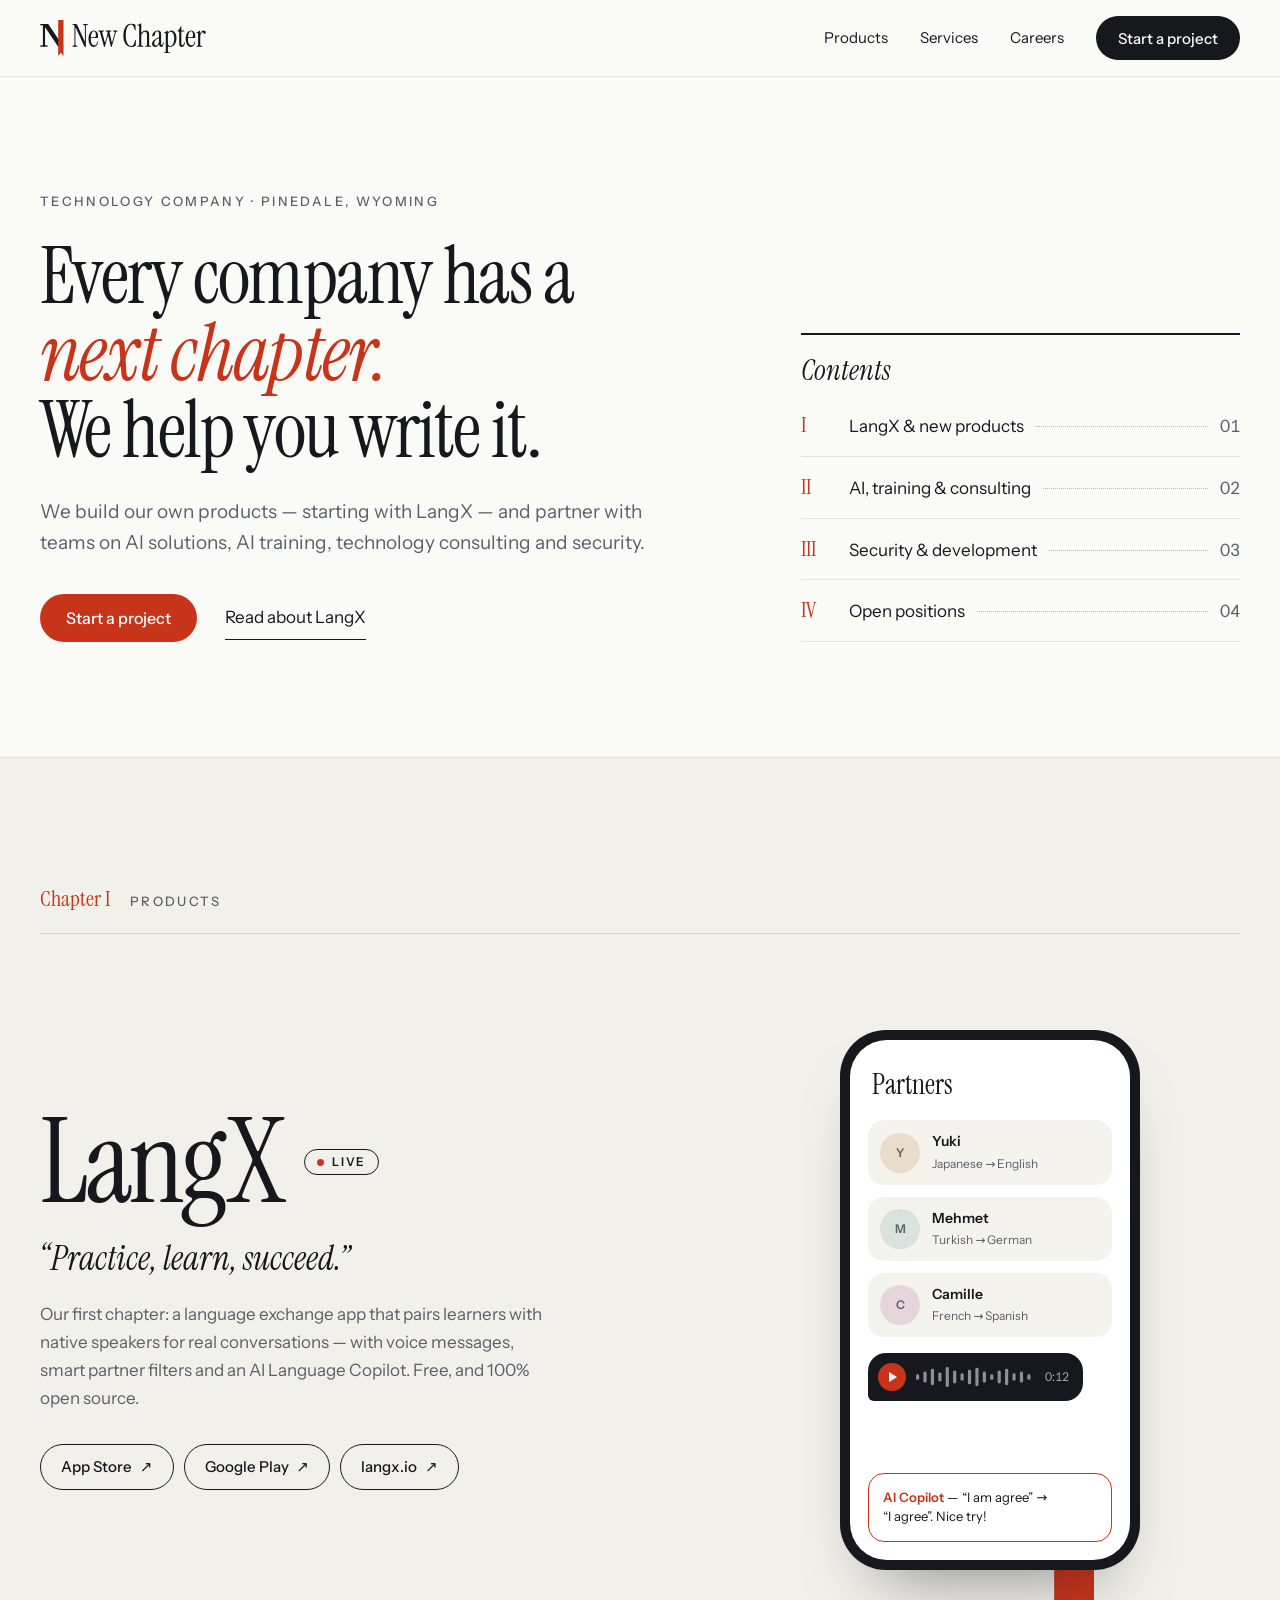
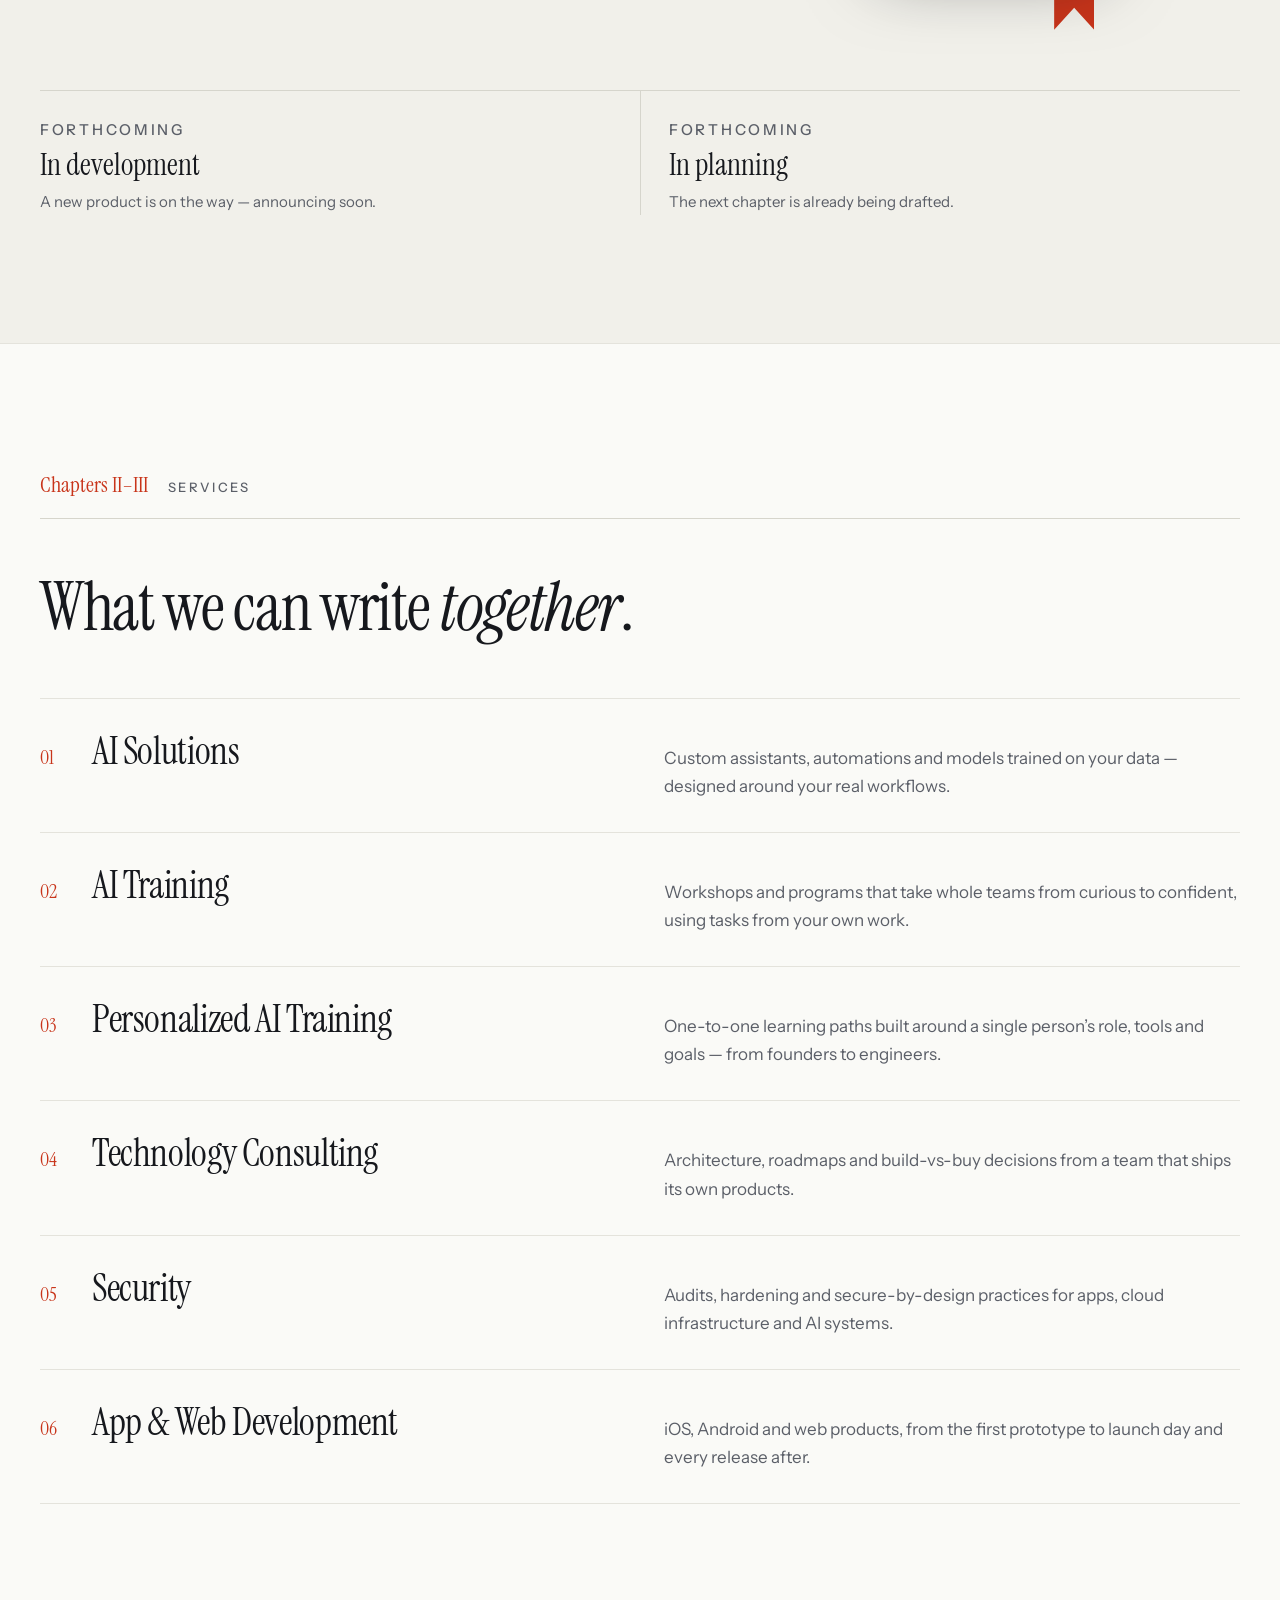
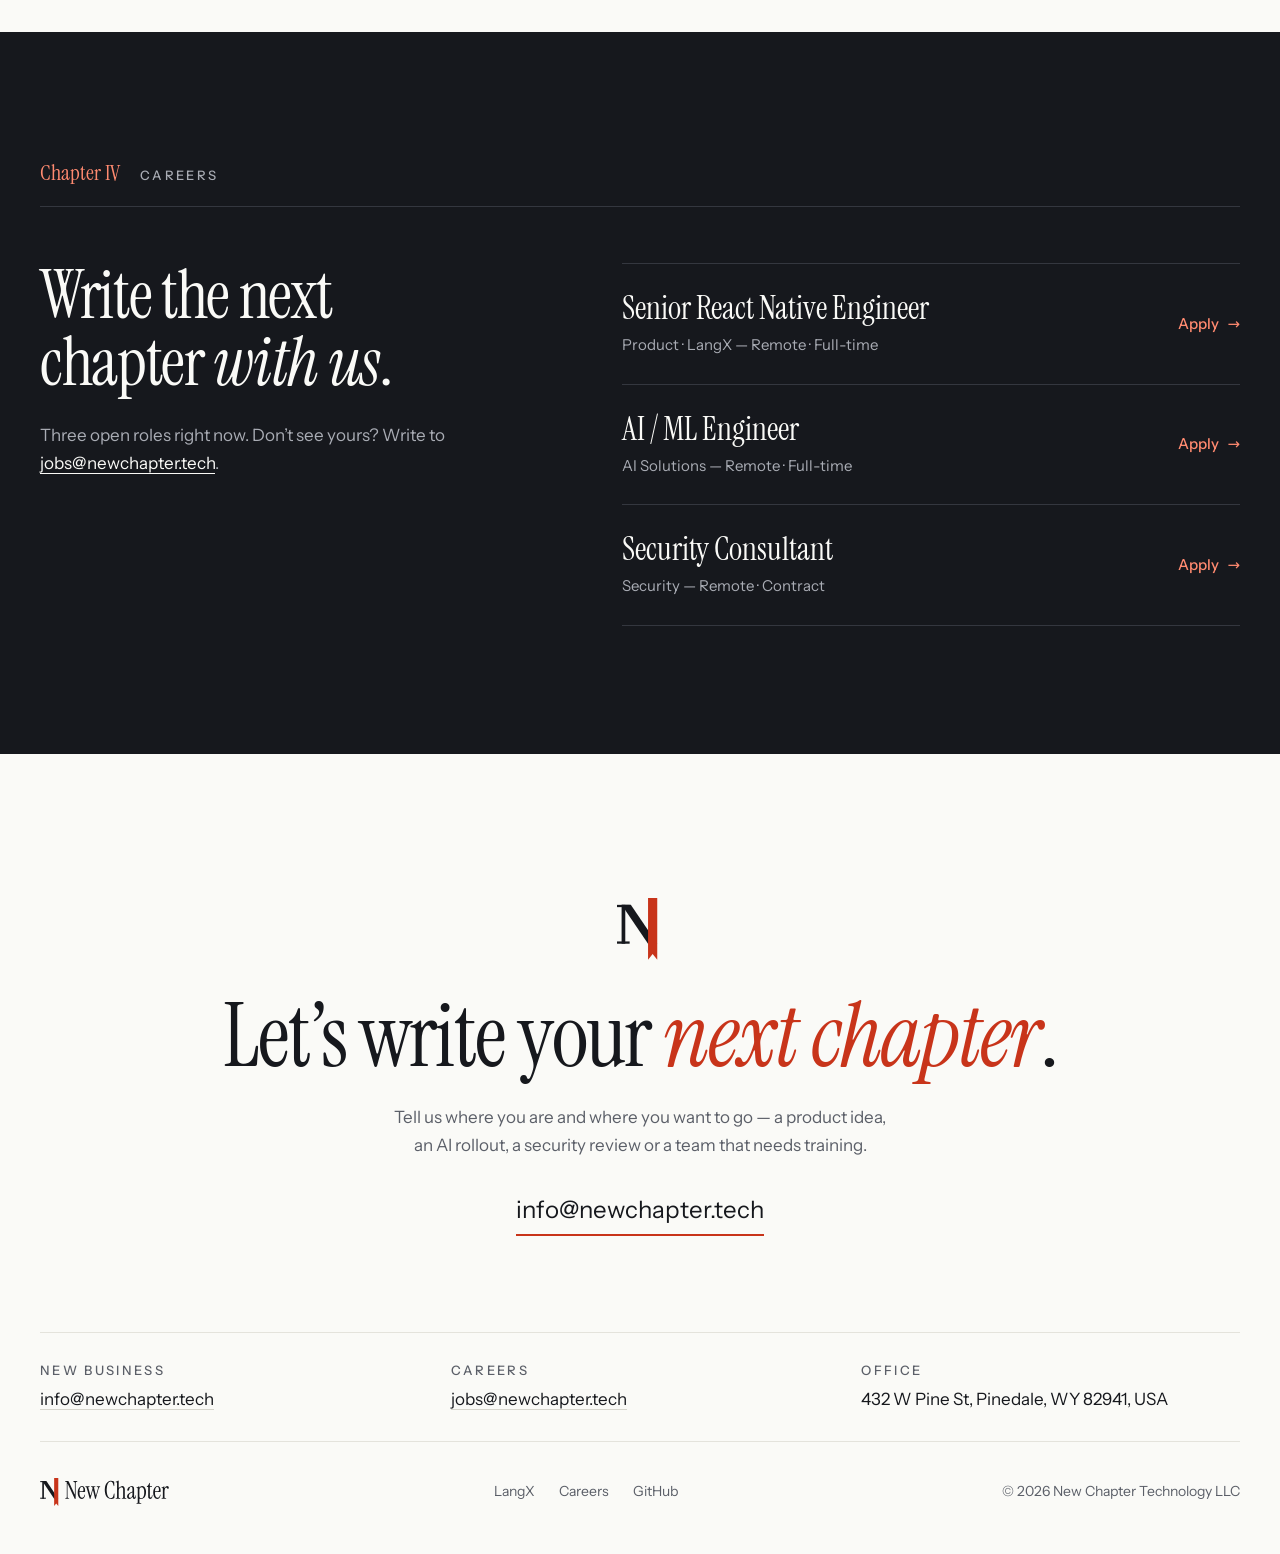
<file: index.html>
<!doctype html>
<html lang="en">
<head>
  <meta charset="utf-8">
  <meta name="viewport" content="width=device-width, initial-scale=1">
  <title>New Chapter Technology | AI, Training, Software &amp; Security</title>
  <meta name="description" content="New Chapter Technology builds LangX and helps teams adopt AI with custom AI solutions, AI training, technology consulting, security and app development.">
  <meta name="robots" content="index, follow, max-image-preview:large, max-snippet:-1, max-video-preview:-1">
  <link rel="canonical" href="https://newchapter.tech/">
  <meta name="theme-color" content="#fafaf7">
  <meta name="application-name" content="New Chapter">
  <meta name="apple-mobile-web-app-title" content="New Chapter">

  <link rel="icon" href="favicon.ico" sizes="32x32">
  <link rel="icon" href="favicon.svg" type="image/svg+xml">
  <link rel="apple-touch-icon" href="apple-touch-icon.png">
  <link rel="manifest" href="site.webmanifest">

  <meta property="og:type" content="website">
  <meta property="og:locale" content="en_US">
  <meta property="og:site_name" content="New Chapter">
  <meta property="og:title" content="New Chapter — Every company has a next chapter">
  <meta property="og:description" content="We build our own products, starting with LangX, and partner with teams on AI solutions, AI training, technology consulting and security.">
  <meta property="og:url" content="https://newchapter.tech/">
  <meta property="og:image" content="https://newchapter.tech/og-image.png">
  <meta property="og:image:type" content="image/png">
  <meta property="og:image:width" content="1200">
  <meta property="og:image:height" content="630">
  <meta property="og:image:alt" content="New Chapter: every company has a next chapter. We help you write it.">
  <meta name="twitter:card" content="summary_large_image">
  <meta name="twitter:title" content="New Chapter — Every company has a next chapter">
  <meta name="twitter:description" content="We build our own products, starting with LangX, and partner with teams on AI solutions, AI training, technology consulting and security.">
  <meta name="twitter:image" content="https://newchapter.tech/og-image.png">
  <meta name="twitter:image:alt" content="New Chapter: every company has a next chapter. We help you write it.">

  <link rel="preload" href="assets/fonts/instrument-serif-latin.woff2" as="font" type="font/woff2" crossorigin>
  <link rel="preload" href="assets/fonts/instrument-sans-latin.woff2" as="font" type="font/woff2" crossorigin>
  <link rel="stylesheet" href="assets/css/site.css">
  <script>document.documentElement.classList.add("js");</script>
  <script src="assets/js/site.js" defer></script>

  <script type="application/ld+json">
  {
    "@context": "https://schema.org",
    "@graph": [
      {
        "@type": "Organization",
        "@id": "https://newchapter.tech/#organization",
        "name": "New Chapter",
        "legalName": "New Chapter Technology LLC",
        "alternateName": ["New Chapter Technology", "New Chapter Technology LLC"],
        "url": "https://newchapter.tech/",
        "slogan": "Every company has a next chapter. We help you write it.",
        "description": "New Chapter Technology is a technology company in Pinedale, Wyoming. It builds its own products, starting with the language exchange app LangX, and helps organizations with AI solutions, AI training, personalized AI training, technology consulting, security and app & web development.",
        "logo": {
          "@type": "ImageObject",
          "@id": "https://newchapter.tech/#logo",
          "url": "https://newchapter.tech/assets/brand/icon-512.png",
          "contentUrl": "https://newchapter.tech/assets/brand/icon-512.png",
          "width": 512,
          "height": 512,
          "caption": "New Chapter"
        },
        "image": { "@id": "https://newchapter.tech/#logo" },
        "email": "info@newchapter.tech",
        "address": {
          "@type": "PostalAddress",
          "streetAddress": "432 W Pine St",
          "addressLocality": "Pinedale",
          "addressRegion": "WY",
          "postalCode": "82941",
          "addressCountry": "US"
        },
        "contactPoint": [
          { "@type": "ContactPoint", "contactType": "sales", "email": "info@newchapter.tech", "availableLanguage": "English" },
          { "@type": "ContactPoint", "contactType": "recruiting", "email": "jobs@newchapter.tech", "availableLanguage": "English" }
        ],
        "sameAs": ["https://github.com/newchaptertech"],
        "knowsAbout": [
          "Artificial intelligence",
          "Generative AI",
          "AI training",
          "Machine learning",
          "Cybersecurity",
          "Technology consulting",
          "Mobile app development",
          "Web development",
          "Language learning"
        ],
        "hasOfferCatalog": {
          "@type": "OfferCatalog",
          "name": "Services",
          "itemListElement": [
            { "@type": "Offer", "itemOffered": { "@type": "Service", "name": "AI Solutions", "description": "Custom assistants, automations and models trained on your data, designed around your real workflows.", "provider": { "@id": "https://newchapter.tech/#organization" } } },
            { "@type": "Offer", "itemOffered": { "@type": "Service", "name": "AI Training", "description": "Workshops and programs that take whole teams from curious to confident with AI, using tasks from their own work.", "provider": { "@id": "https://newchapter.tech/#organization" } } },
            { "@type": "Offer", "itemOffered": { "@type": "Service", "name": "Personalized AI Training", "description": "One-to-one learning paths built around a single person's role, tools and goals.", "provider": { "@id": "https://newchapter.tech/#organization" } } },
            { "@type": "Offer", "itemOffered": { "@type": "Service", "name": "Technology Consulting", "description": "Architecture, roadmaps and build-vs-buy decisions from a team that ships its own products.", "provider": { "@id": "https://newchapter.tech/#organization" } } },
            { "@type": "Offer", "itemOffered": { "@type": "Service", "name": "Security", "description": "Audits, hardening and secure-by-design practices for apps, cloud infrastructure and AI systems.", "provider": { "@id": "https://newchapter.tech/#organization" } } },
            { "@type": "Offer", "itemOffered": { "@type": "Service", "name": "App & Web Development", "description": "iOS, Android and web products, from the first prototype to launch and every release after.", "provider": { "@id": "https://newchapter.tech/#organization" } } }
          ]
        }
      },
      {
        "@type": "WebSite",
        "@id": "https://newchapter.tech/#website",
        "url": "https://newchapter.tech/",
        "name": "New Chapter",
        "inLanguage": "en",
        "publisher": { "@id": "https://newchapter.tech/#organization" }
      },
      {
        "@type": "WebPage",
        "@id": "https://newchapter.tech/#webpage",
        "url": "https://newchapter.tech/",
        "name": "New Chapter Technology | AI, Training, Software & Security",
        "description": "New Chapter Technology builds LangX and helps teams adopt AI with custom AI solutions, AI training, technology consulting, security and app development.",
        "inLanguage": "en",
        "isPartOf": { "@id": "https://newchapter.tech/#website" },
        "about": { "@id": "https://newchapter.tech/#organization" },
        "mentions": { "@id": "https://newchapter.tech/#langx" },
        "primaryImageOfPage": {
          "@type": "ImageObject",
          "url": "https://newchapter.tech/og-image.png",
          "width": 1200,
          "height": 630
        }
      },
      {
        "@type": "SoftwareApplication",
        "@id": "https://newchapter.tech/#langx",
        "name": "LangX",
        "alternateName": "LangX: Practice, Learn, Succeed",
        "url": "https://langx.io/",
        "description": "A free, 100% open-source language exchange app that connects language learners with native speakers for real conversations, with voice messages, smart partner filters and an AI Language Copilot.",
        "applicationCategory": "EducationalApplication",
        "operatingSystem": "iOS, Android, Web",
        "isAccessibleForFree": true,
        "offers": { "@type": "Offer", "price": "0", "priceCurrency": "USD" },
        "publisher": { "@id": "https://newchapter.tech/#organization" },
        "sameAs": [
          "https://apps.apple.com/us/app/langx-practice-learn-succeed/id6474187141",
          "https://play.google.com/store/apps/details?id=tech.newchapter.languageXchange"
        ]
      }
    ]
  }
  </script>
</head>
<body>
  <a class="skip-link" href="#main">Skip to content</a>

  <header class="site-header" data-site-header>
    <div class="container">
      <a class="brand" href="#top">
        <img src="assets/brand/newchapter-logo.svg" alt="New Chapter" width="166" height="36">
      </a>
      <button class="nav-toggle" type="button" aria-expanded="false" aria-controls="site-nav">
        <span class="visually-hidden">Menu</span>
        <span class="nav-toggle-bars" aria-hidden="true"></span>
      </button>
      <nav id="site-nav" class="site-nav" aria-label="Primary">
        <ul class="nav-list">
          <li><a href="#products">Products</a></li>
          <li><a href="#services">Services</a></li>
          <li><a href="#careers">Careers</a></li>
          <li><a class="btn btn-ink" href="#contact">Start a project</a></li>
        </ul>
      </nav>
    </div>
  </header>

  <main id="main">
    <section id="top" class="hero" aria-labelledby="hero-title">
      <div class="container">
        <div>
          <p class="kicker reveal">Technology company · Pinedale, Wyoming</p>
          <h1 id="hero-title" class="reveal"><span class="line">Every company has a <em>next chapter.</em></span> <span class="line">We help you write it.</span></h1>
          <p class="lede reveal">We build our own products — starting with LangX — and partner with teams on AI solutions, AI training, technology consulting and security.</p>
          <div class="actions reveal">
            <a class="btn btn-accent" href="#contact">Start a project</a>
            <a class="text-link" href="#products">Read about LangX</a>
          </div>
        </div>

        <nav class="toc reveal" aria-label="Contents">
          <p class="toc-title">Contents</p>
          <ol>
            <li><a href="#products"><span class="num">I</span><span>LangX &amp; new products</span><span class="leader" aria-hidden="true"></span><span class="page">01</span></a></li>
            <li><a href="#services"><span class="num">II</span><span>AI, training &amp; consulting</span><span class="leader" aria-hidden="true"></span><span class="page">02</span></a></li>
            <li><a href="#security"><span class="num">III</span><span>Security &amp; development</span><span class="leader" aria-hidden="true"></span><span class="page">03</span></a></li>
            <li><a href="#careers"><span class="num">IV</span><span>Open positions</span><span class="leader" aria-hidden="true"></span><span class="page">04</span></a></li>
          </ol>
        </nav>
      </div>
    </section>

    <section id="products" class="section section--tinted" aria-labelledby="products-title">
      <div class="container">
        <h2 id="products-title" class="chapter-label"><span class="chapter">Chapter I</span><span class="kicker">Products</span></h2>

        <div class="product">
          <div>
            <h3 class="product-name">LangX <span class="status">Live</span></h3>
            <p class="product-tagline">“Practice, learn, succeed.”</p>
            <p class="product-desc">Our first chapter: a language exchange app that pairs learners with native speakers for real conversations — with voice messages, smart partner filters and an AI Language Copilot. Free, and 100% open source.</p>
            <ul class="store-links">
              <li><a class="chip-link" href="https://apps.apple.com/us/app/langx-practice-learn-succeed/id6474187141" rel="noopener">App Store <span class="arrow" aria-hidden="true">↗</span></a></li>
              <li><a class="chip-link" href="https://play.google.com/store/apps/details?id=tech.newchapter.languageXchange" rel="noopener">Google Play <span class="arrow" aria-hidden="true">↗</span></a></li>
              <li><a class="chip-link" href="https://langx.io" rel="noopener">langx.io <span class="arrow" aria-hidden="true">↗</span></a></li>
            </ul>
          </div>

          <div class="product-visual" aria-hidden="true">
            <div class="phone">
              <div class="phone-screen">
                <p class="phone-title">Partners</p>
                <div class="partner"><span class="avatar avatar--a">Y</span><div><strong>Yuki</strong><span>Japanese → English</span></div></div>
                <div class="partner"><span class="avatar avatar--b">M</span><div><strong>Mehmet</strong><span>Turkish → German</span></div></div>
                <div class="partner"><span class="avatar avatar--c">C</span><div><strong>Camille</strong><span>French → Spanish</span></div></div>
                <div class="voice">
                  <span class="voice-play"></span>
                  <svg class="voice-wave" viewBox="0 0 112 24" preserveAspectRatio="none"><g fill="currentColor"><rect x="0" y="9" width="3" height="6" rx="1.5"/><rect x="7" y="6" width="3" height="12" rx="1.5"/><rect x="14" y="3" width="3" height="18" rx="1.5"/><rect x="21" y="7" width="3" height="10" rx="1.5"/><rect x="28" y="1" width="3" height="22" rx="1.5"/><rect x="35" y="5" width="3" height="14" rx="1.5"/><rect x="42" y="8" width="3" height="8" rx="1.5"/><rect x="49" y="4" width="3" height="16" rx="1.5"/><rect x="56" y="2" width="3" height="20" rx="1.5"/><rect x="63" y="6" width="3" height="12" rx="1.5"/><rect x="70" y="9" width="3" height="6" rx="1.5"/><rect x="77" y="5" width="3" height="14" rx="1.5"/><rect x="84" y="3" width="3" height="18" rx="1.5"/><rect x="91" y="8" width="3" height="8" rx="1.5"/><rect x="98" y="6" width="3" height="12" rx="1.5"/><rect x="105" y="9" width="3" height="6" rx="1.5"/></g></svg>
                  <span class="voice-time">0:12</span>
                </div>
                <p class="copilot"><b>AI Copilot</b> — “I&nbsp;am&nbsp;agree” → “I&nbsp;agree”. Nice try!</p>
              </div>
            </div>
          </div>
        </div>

        <div class="forthcoming">
          <div class="forthcoming-item">
            <p class="kicker">Forthcoming</p>
            <h3>In development</h3>
            <p>A new product is on the way — announcing soon.</p>
          </div>
          <div class="forthcoming-item">
            <p class="kicker">Forthcoming</p>
            <h3>In planning</h3>
            <p>The next chapter is already being drafted.</p>
          </div>
        </div>
      </div>
    </section>

    <section id="services" class="section" aria-labelledby="services-title">
      <div class="container">
        <h2 id="services-title" class="chapter-label"><span class="chapter">Chapters II–III</span><span class="kicker">Services</span></h2>
        <p class="section-title">What we can write <em>together</em>.</p>

        <ol class="service-list">
          <li class="service">
            <div class="service-head"><span class="num">01</span><h3>AI Solutions</h3></div>
            <p>Custom assistants, automations and models trained on your data — designed around your real workflows.</p>
          </li>
          <li class="service">
            <div class="service-head"><span class="num">02</span><h3>AI Training</h3></div>
            <p>Workshops and programs that take whole teams from curious to confident, using tasks from your own work.</p>
          </li>
          <li class="service">
            <div class="service-head"><span class="num">03</span><h3>Personalized AI Training</h3></div>
            <p>One-to-one learning paths built around a single person’s role, tools and goals — from founders to engineers.</p>
          </li>
          <li class="service">
            <div class="service-head"><span class="num">04</span><h3>Technology Consulting</h3></div>
            <p>Architecture, roadmaps and build-vs-buy decisions from a team that ships its own products.</p>
          </li>
          <li class="service" id="security">
            <div class="service-head"><span class="num">05</span><h3>Security</h3></div>
            <p>Audits, hardening and secure-by-design practices for apps, cloud infrastructure and AI systems.</p>
          </li>
          <li class="service">
            <div class="service-head"><span class="num">06</span><h3>App &amp; Web Development</h3></div>
            <p>iOS, Android and web products, from the first prototype to launch day and every release after.</p>
          </li>
        </ol>
      </div>
    </section>

    <section id="careers" class="section section--night" aria-labelledby="careers-title">
      <div class="container">
        <h2 id="careers-title" class="chapter-label"><span class="chapter">Chapter IV</span><span class="kicker">Careers</span></h2>

        <div class="careers-grid">
          <div>
            <p class="section-title">Write the next chapter <em>with us</em>.</p>
            <p class="careers-note">Three open roles right now. Don’t see yours? Write to <a href="mailto:jobs@newchapter.tech">jobs@newchapter.tech</a>.</p>
          </div>

          <ul class="role-list">
            <li class="role">
              <a href="mailto:jobs@newchapter.tech?subject=Application%3A%20Senior%20React%20Native%20Engineer">
                <h3>Senior React Native Engineer</h3>
                <span class="role-meta">Product · LangX — Remote · Full-time</span>
                <span class="role-cta">Apply <span class="arrow" aria-hidden="true">→</span></span>
              </a>
            </li>
            <li class="role">
              <a href="mailto:jobs@newchapter.tech?subject=Application%3A%20AI%20%2F%20ML%20Engineer">
                <h3>AI / ML Engineer</h3>
                <span class="role-meta">AI Solutions — Remote · Full-time</span>
                <span class="role-cta">Apply <span class="arrow" aria-hidden="true">→</span></span>
              </a>
            </li>
            <li class="role">
              <a href="mailto:jobs@newchapter.tech?subject=Application%3A%20Security%20Consultant">
                <h3>Security Consultant</h3>
                <span class="role-meta">Security — Remote · Contract</span>
                <span class="role-cta">Apply <span class="arrow" aria-hidden="true">→</span></span>
              </a>
            </li>
          </ul>
        </div>
      </div>
    </section>

    <section id="contact" class="contact" aria-labelledby="contact-title">
      <div class="container">
        <div class="contact-head">
          <img class="mark" src="assets/brand/newchapter-mark.svg" alt="" width="46" height="64">
          <h2 id="contact-title">Let’s write your <em>next chapter</em>.</h2>
          <p class="lede">Tell us where you are and where you want to go — a product idea, an AI rollout, a security review or a team that needs training.</p>
          <a class="contact-email" href="mailto:info@newchapter.tech">info@newchapter.tech</a>
        </div>

        <dl class="contact-details">
          <div>
            <dt class="kicker">New business</dt>
            <dd><a href="mailto:info@newchapter.tech">info@newchapter.tech</a></dd>
          </div>
          <div>
            <dt class="kicker">Careers</dt>
            <dd><a href="mailto:jobs@newchapter.tech">jobs@newchapter.tech</a></dd>
          </div>
          <div>
            <dt class="kicker">Office</dt>
            <dd>432 W Pine St, Pinedale, WY 82941, USA</dd>
          </div>
        </dl>
      </div>
    </section>
  </main>

  <footer class="container">
    <div class="site-footer">
      <a class="brand" href="#top">
        <img src="assets/brand/newchapter-logo.svg" alt="New Chapter" width="130" height="28">
      </a>
      <ul class="footer-links">
        <li><a href="https://langx.io" rel="noopener">LangX</a></li>
        <li><a href="#careers">Careers</a></li>
        <li><a href="https://github.com/newchaptertech" rel="noopener">GitHub</a></li>
      </ul>
      <p>© <span data-year>2026</span> New Chapter Technology LLC</p>
    </div>
  </footer>
</body>
</html>
</file>
<file: assets/css/site.css>
/*
 * New Chapter — site styles
 * Typefaces: Instrument Serif & Instrument Sans (SIL Open Font License 1.1, see /assets/fonts)
 */

/* ==========================================================================
   Fonts (self-hosted)
   ========================================================================== */

@font-face {
  font-family: "Instrument Sans";
  font-style: normal;
  font-weight: 400 600;
  font-display: swap;
  src: url("../fonts/instrument-sans-latin-ext.woff2") format("woff2");
  unicode-range: U+0100-02BA, U+02BD-02C5, U+02C7-02CC, U+02CE-02D7, U+02DD-02FF, U+0304, U+0308, U+0329, U+1D00-1DBF, U+1E00-1E9F, U+1EF2-1EFF, U+2020, U+20A0-20AB, U+20AD-20C0, U+2113, U+2C60-2C7F, U+A720-A7FF;
}
@font-face {
  font-family: "Instrument Sans";
  font-style: normal;
  font-weight: 400 600;
  font-display: swap;
  src: url("../fonts/instrument-sans-latin.woff2") format("woff2");
  unicode-range: U+0000-00FF, U+0131, U+0152-0153, U+02BB-02BC, U+02C6, U+02DA, U+02DC, U+0304, U+0308, U+0329, U+2000-206F, U+20AC, U+2122, U+2191, U+2193, U+2212, U+2215, U+FEFF, U+FFFD;
}
@font-face {
  font-family: "Instrument Serif";
  font-style: italic;
  font-weight: 400;
  font-display: swap;
  src: url("../fonts/instrument-serif-italic-latin-ext.woff2") format("woff2");
  unicode-range: U+0100-02BA, U+02BD-02C5, U+02C7-02CC, U+02CE-02D7, U+02DD-02FF, U+0304, U+0308, U+0329, U+1D00-1DBF, U+1E00-1E9F, U+1EF2-1EFF, U+2020, U+20A0-20AB, U+20AD-20C0, U+2113, U+2C60-2C7F, U+A720-A7FF;
}
@font-face {
  font-family: "Instrument Serif";
  font-style: italic;
  font-weight: 400;
  font-display: swap;
  src: url("../fonts/instrument-serif-italic-latin.woff2") format("woff2");
  unicode-range: U+0000-00FF, U+0131, U+0152-0153, U+02BB-02BC, U+02C6, U+02DA, U+02DC, U+0304, U+0308, U+0329, U+2000-206F, U+20AC, U+2122, U+2191, U+2193, U+2212, U+2215, U+FEFF, U+FFFD;
}
@font-face {
  font-family: "Instrument Serif";
  font-style: normal;
  font-weight: 400;
  font-display: swap;
  src: url("../fonts/instrument-serif-latin-ext.woff2") format("woff2");
  unicode-range: U+0100-02BA, U+02BD-02C5, U+02C7-02CC, U+02CE-02D7, U+02DD-02FF, U+0304, U+0308, U+0329, U+1D00-1DBF, U+1E00-1E9F, U+1EF2-1EFF, U+2020, U+20A0-20AB, U+20AD-20C0, U+2113, U+2C60-2C7F, U+A720-A7FF;
}
@font-face {
  font-family: "Instrument Serif";
  font-style: normal;
  font-weight: 400;
  font-display: swap;
  src: url("../fonts/instrument-serif-latin.woff2") format("woff2");
  unicode-range: U+0000-00FF, U+0131, U+0152-0153, U+02BB-02BC, U+02C6, U+02DA, U+02DC, U+0304, U+0308, U+0329, U+2000-206F, U+20AC, U+2122, U+2191, U+2193, U+2212, U+2215, U+FEFF, U+FFFD;
}

/* ==========================================================================
   Tokens
   ========================================================================== */

:root {
  --paper: #fafaf7;
  --paper-2: #f1f0ea;
  --paper-3: #f4f3ee;
  --ink: #16181d;
  --graphite: #5b5f68;
  --rule: #e4e3dc;
  --rule-2: #d6d5cc;
  --dots: #b9b8b0;
  --accent: #c8341a;
  --accent-deep: #a92b14;
  --night: #16181d;
  --night-muted: #a9acb4;
  --night-rule: #34373f;
  --accent-on-night: #ff8a70;

  --serif: "Instrument Serif", "Iowan Old Style", "Palatino Linotype", Palatino, Georgia, serif;
  --sans: "Instrument Sans", ui-sans-serif, system-ui, -apple-system, "Segoe UI", Helvetica, Arial, sans-serif;

  --container: 1200px;
  --gutter: clamp(20px, 4vw, 32px);
  --header-h: 76px;
  --ease: cubic-bezier(0.2, 0.7, 0.2, 1);

  color-scheme: light;
}

/* ==========================================================================
   Base
   ========================================================================== */

*,
*::before,
*::after {
  box-sizing: border-box;
}

html {
  -webkit-text-size-adjust: 100%;
  text-size-adjust: 100%;
  scroll-behavior: smooth;
  scroll-padding-top: calc(var(--header-h) + 16px);
}

body {
  margin: 0;
  background: var(--paper);
  color: var(--ink);
  font-family: var(--sans);
  font-size: 1.0625rem;
  line-height: 1.65;
  -webkit-font-smoothing: antialiased;
  -moz-osx-font-smoothing: grayscale;
  text-rendering: optimizeLegibility;
}

h1,
h2,
h3,
p,
dl,
dd {
  margin: 0;
}

img,
svg {
  display: block;
  max-width: 100%;
}

a {
  color: inherit;
  text-decoration: none;
  transition: color 0.2s ease, background-color 0.2s ease, border-color 0.2s ease;
}

a:hover {
  color: var(--accent);
}

:focus-visible {
  outline: 2px solid var(--accent);
  outline-offset: 3px;
  border-radius: 2px;
}

ul,
ol {
  list-style: none;
  margin: 0;
  padding: 0;
}

::selection {
  background: var(--accent);
  color: #fff;
}

.container {
  width: 100%;
  max-width: calc(var(--container) + 2 * var(--gutter));
  margin-inline: auto;
  padding-inline: var(--gutter);
}

.visually-hidden {
  position: absolute !important;
  width: 1px;
  height: 1px;
  padding: 0;
  margin: -1px;
  overflow: hidden;
  clip: rect(0 0 0 0);
  white-space: nowrap;
  border: 0;
}

.skip-link {
  position: absolute;
  left: 16px;
  top: -64px;
  z-index: 100;
  padding: 10px 18px;
  border-radius: 999px;
  background: var(--ink);
  color: var(--paper);
  font-weight: 500;
}

.skip-link:focus {
  top: 12px;
  color: var(--paper);
}

/* ==========================================================================
   Shared pieces
   ========================================================================== */

.kicker {
  font-size: 0.8125rem;
  font-weight: 500;
  letter-spacing: 0.18em;
  line-height: 1.4;
  text-transform: uppercase;
  color: var(--graphite);
}

.btn {
  display: inline-flex;
  align-items: center;
  justify-content: center;
  gap: 10px;
  min-height: 48px;
  padding: 0 26px;
  border-radius: 999px;
  font-size: 1rem;
  font-weight: 500;
  line-height: 1;
  white-space: nowrap;
}

.btn-ink {
  background: var(--ink);
  color: var(--paper);
}

.btn-ink:hover {
  background: var(--accent);
  color: #fff;
}

.btn-accent {
  background: var(--accent);
  color: #fff;
}

.btn-accent:hover {
  background: var(--accent-deep);
  color: #fff;
}

.text-link {
  display: inline-flex;
  align-items: center;
  min-height: 44px;
  border-bottom: 1px solid currentColor;
  line-height: 1.2;
}

.arrow {
  display: inline-block;
  transition: transform 0.25s var(--ease);
}

a:hover .arrow {
  transform: translateX(4px);
}

.section {
  padding-block: clamp(80px, 10vw, 128px);
}

.section--tinted {
  background: var(--paper-2);
  border-block: 1px solid var(--rule);
}

.chapter-label {
  display: flex;
  flex-wrap: wrap;
  align-items: baseline;
  gap: 8px 20px;
  padding-bottom: 20px;
  border-bottom: 1px solid var(--rule-2);
  font-weight: 400;
}

.chapter-label .chapter {
  font-family: var(--serif);
  font-size: 1.375rem;
  line-height: 1.2;
  color: var(--accent);
}

.section-title {
  margin-top: clamp(40px, 5vw, 56px);
  max-width: 15em;
  font-family: var(--serif);
  font-size: clamp(2.5rem, 4.6vw + 0.5rem, 4.25rem);
  font-weight: 400;
  line-height: 1;
  letter-spacing: -0.02em;
  text-wrap: balance;
}

/* ==========================================================================
   Header
   ========================================================================== */

.site-header {
  position: sticky;
  top: 0;
  z-index: 50;
  background: rgba(250, 250, 247, 0.92);
  -webkit-backdrop-filter: saturate(1.4) blur(12px);
  backdrop-filter: saturate(1.4) blur(12px);
  border-bottom: 1px solid var(--rule);
}

.site-header > .container {
  display: flex;
  flex-wrap: wrap;
  align-items: center;
  justify-content: space-between;
  gap: 12px 24px;
  min-height: var(--header-h);
  padding-block: 16px;
}

.brand {
  display: inline-flex;
  align-items: center;
  min-height: 44px;
}

.brand img {
  width: auto;
  height: 36px;
}

.nav-list {
  display: flex;
  flex-wrap: wrap;
  align-items: center;
  gap: 8px 32px;
  font-size: 0.9375rem;
}

.nav-list a:not(.btn) {
  display: inline-flex;
  align-items: center;
  min-height: 44px;
}

.nav-list .btn {
  min-height: 44px;
  padding-inline: 22px;
  font-size: 0.9375rem;
}

.nav-toggle {
  display: none;
  align-items: center;
  justify-content: center;
  width: 44px;
  height: 44px;
  margin-right: -10px;
  padding: 0;
  border: 0;
  background: transparent;
  color: var(--ink);
  cursor: pointer;
}

.nav-toggle-bars,
.nav-toggle-bars::before {
  display: block;
  width: 22px;
  height: 1.5px;
  background: currentColor;
  transition: transform 0.25s var(--ease);
}

.nav-toggle-bars {
  position: relative;
  transform: translateY(-4px);
}

.nav-toggle-bars::before {
  content: "";
  position: absolute;
  top: 8px;
}

.is-open .nav-toggle-bars {
  transform: translateY(0) rotate(45deg);
}

.is-open .nav-toggle-bars::before {
  transform: translateY(-8px) rotate(-90deg);
}

@media (max-width: 760px) {
  .js .nav-toggle {
    display: inline-flex;
  }

  .js .site-nav {
    display: none;
    flex-basis: 100%;
    padding-bottom: 8px;
  }

  .js .is-open .site-nav {
    display: block;
  }

  .js .nav-list {
    flex-direction: column;
    align-items: stretch;
    gap: 0;
    font-size: 1.0625rem;
  }

  .js .nav-list a:not(.btn) {
    display: flex;
    min-height: 52px;
    border-bottom: 1px solid var(--rule);
  }

  .js .nav-list li:last-child {
    padding-top: 16px;
  }

  .js .nav-list .btn {
    width: 100%;
    min-height: 52px;
  }
}

/* ==========================================================================
   Hero
   ========================================================================== */

.hero > .container {
  display: grid;
  grid-template-columns: minmax(0, 1.3fr) minmax(0, 0.85fr);
  align-items: end;
  gap: clamp(56px, 7vw, 104px);
  padding-block: clamp(64px, 9vw, 120px) clamp(72px, 9vw, 120px);
}

.hero h1 {
  margin-top: 28px;
  font-family: var(--serif);
  font-size: clamp(3rem, 5.2vw + 0.75rem, 5.75rem);
  font-weight: 400;
  line-height: 0.98;
  letter-spacing: -0.02em;
  text-wrap: pretty;
}

.hero h1 .line {
  display: block;
}

.hero h1 em {
  color: var(--accent);
}

.hero .lede {
  margin-top: 28px;
  max-width: 33em;
  font-size: 1.1875rem;
  line-height: 1.6;
  color: var(--graphite);
  text-wrap: pretty;
}

.hero .actions {
  display: flex;
  flex-wrap: wrap;
  align-items: center;
  gap: 16px 28px;
  margin-top: 36px;
}

.toc {
  padding-top: 18px;
  border-top: 2px solid var(--ink);
}

.toc-title {
  padding-bottom: 6px;
  font-family: var(--serif);
  font-size: 1.75rem;
  font-style: italic;
  line-height: 1.3;
}

.toc a {
  display: flex;
  align-items: baseline;
  gap: 12px;
  padding: 15px 0;
  border-bottom: 1px solid var(--rule);
  font-size: 1.0625rem;
  line-height: 1.4;
}

.toc .num {
  flex: none;
  width: 2.25rem;
  font-family: var(--serif);
  font-size: 1.375rem;
  color: var(--accent);
}

.toc .leader {
  flex: 1;
  min-width: 20px;
  border-bottom: 1px dotted var(--dots);
  transform: translateY(-5px);
}

.toc .page {
  color: var(--graphite);
  font-variant-numeric: tabular-nums;
}

.toc a:hover .leader {
  border-bottom-color: var(--accent);
}

@keyframes nc-rise {
  from {
    opacity: 0;
    transform: translateY(16px);
  }
  to {
    opacity: 1;
    transform: none;
  }
}

.reveal {
  animation: nc-rise 0.9s var(--ease) both;
}

.reveal:nth-child(2) { animation-delay: 0.08s; }
.reveal:nth-child(3) { animation-delay: 0.16s; }
.reveal:nth-child(4) { animation-delay: 0.24s; }
.toc.reveal { animation-delay: 0.32s; }

@media (max-width: 900px) {
  .hero > .container {
    grid-template-columns: minmax(0, 1fr);
  }
}

/* ==========================================================================
   Products
   ========================================================================== */

.product {
  display: grid;
  grid-template-columns: minmax(0, 1.1fr) minmax(0, 0.9fr);
  align-items: center;
  gap: clamp(56px, 7vw, 96px);
  margin-top: clamp(48px, 6vw, 72px);
}

.product-name {
  display: flex;
  flex-wrap: wrap;
  align-items: center;
  gap: 12px 20px;
  font-family: var(--serif);
  font-size: clamp(4rem, 8vw + 1rem, 8rem);
  font-weight: 400;
  line-height: 0.9;
  letter-spacing: -0.03em;
}

.status {
  display: inline-flex;
  align-items: center;
  gap: 8px;
  padding: 6px 12px;
  border: 1px solid var(--ink);
  border-radius: 999px;
  font-family: var(--sans);
  font-size: 0.75rem;
  font-weight: 600;
  letter-spacing: 0.14em;
  line-height: 1;
  text-transform: uppercase;
}

.status::before {
  content: "";
  width: 7px;
  height: 7px;
  border-radius: 50%;
  background: var(--accent);
}

.product-tagline {
  margin-top: 24px;
  font-family: var(--serif);
  font-size: clamp(1.625rem, 2.2vw + 0.75rem, 2.125rem);
  font-style: italic;
  line-height: 1.2;
}

.product-desc {
  margin-top: 20px;
  max-width: 31em;
  color: var(--graphite);
  text-wrap: pretty;
}

.store-links {
  display: flex;
  flex-wrap: wrap;
  gap: 10px;
  margin-top: 32px;
}

.chip-link {
  display: inline-flex;
  align-items: center;
  gap: 8px;
  min-height: 46px;
  padding: 0 20px;
  border: 1px solid var(--ink);
  border-radius: 999px;
  font-size: 0.9375rem;
  font-weight: 500;
}

.chip-link:hover {
  background: var(--ink);
  color: var(--paper);
}

.chip-link svg {
  width: 18px;
  height: 18px;
}

/* Phone illustration (decorative) */

.product-visual {
  position: relative;
  display: flex;
  justify-content: center;
  padding-block: 24px;
}

/* A bookmark ribbon hanging from the bottom of the phone */
.product-visual::before {
  content: "";
  position: absolute;
  top: 45%;
  left: calc(50% + 64px);
  width: 40px;
  height: calc(55% + 36px);
  background: var(--accent);
  clip-path: polygon(0 0, 100% 0, 100% 100%, 50% calc(100% - 22px), 0 100%);
}

.phone {
  position: relative;
  width: min(300px, 78vw);
  aspect-ratio: 300 / 540;
  padding: 10px;
  border-radius: 46px;
  background: var(--ink);
  box-shadow: 0 40px 70px -40px rgba(22, 24, 29, 0.55);
}

.phone-screen {
  display: flex;
  flex-direction: column;
  gap: 12px;
  height: 100%;
  padding: 26px 18px 18px;
  border-radius: 37px;
  background: #fff;
  overflow: hidden;
}

.phone-title {
  padding: 4px 4px 8px;
  font-family: var(--serif);
  font-size: 1.75rem;
  line-height: 1.1;
}

.partner {
  display: flex;
  align-items: center;
  gap: 12px;
  padding: 12px;
  border-radius: 16px;
  background: var(--paper-3);
  line-height: 1.3;
}

.avatar {
  display: grid;
  place-items: center;
  flex: none;
  width: 40px;
  height: 40px;
  border-radius: 50%;
  font-size: 0.875rem;
  font-weight: 600;
}

.avatar--a { background: #e9dccb; }
.avatar--b { background: #d9e2dc; }
.avatar--c { background: #e6d6dc; }

.partner strong {
  display: block;
  font-size: 0.875rem;
}

.partner span {
  font-size: 0.75rem;
  color: var(--graphite);
}

.voice {
  display: flex;
  align-items: center;
  gap: 10px;
  align-self: flex-start;
  width: 88%;
  margin-top: 4px;
  padding: 10px 14px 10px 10px;
  border-radius: 18px 18px 18px 6px;
  background: var(--ink);
  color: var(--paper);
}

.voice-play {
  position: relative;
  flex: none;
  width: 28px;
  height: 28px;
  border-radius: 50%;
  background: var(--accent);
}

.voice-play::after {
  content: "";
  position: absolute;
  top: 9px;
  left: 11px;
  border-style: solid;
  border-width: 5px 0 5px 8px;
  border-color: transparent transparent transparent #fff;
}

.voice-wave {
  flex: 1;
  min-width: 0;
  height: 22px;
  color: #8c9099;
}

.voice-time {
  font-size: 0.75rem;
  color: var(--night-muted);
  font-variant-numeric: tabular-nums;
}

.copilot {
  margin-top: auto;
  padding: 14px;
  border: 1px solid var(--accent);
  border-radius: 16px;
  font-size: 0.8125rem;
  line-height: 1.5;
}

.copilot b {
  color: var(--accent);
  font-weight: 600;
}

.forthcoming {
  display: grid;
  grid-template-columns: repeat(auto-fit, minmax(min(320px, 100%), 1fr));
  margin-top: clamp(64px, 8vw, 96px);
  border-top: 1px solid var(--rule-2);
}

.forthcoming-item {
  display: flex;
  flex-direction: column;
  gap: 8px;
  padding: 28px 28px 0 0;
}

.forthcoming-item + .forthcoming-item {
  padding-left: 28px;
  border-left: 1px solid var(--rule-2);
}

.forthcoming-item h3 {
  margin: 0;
  font-family: var(--serif);
  font-size: 1.875rem;
  font-weight: 400;
  line-height: 1.15;
}

.forthcoming-item p {
  color: var(--graphite);
  font-size: 0.9375rem;
}

@media (max-width: 900px) {
  .product {
    grid-template-columns: minmax(0, 1fr);
  }
}

@media (max-width: 720px) {
  .forthcoming-item + .forthcoming-item {
    padding-left: 0;
    border-left: 0;
    margin-top: 28px;
    border-top: 1px solid var(--rule-2);
  }
}

/* ==========================================================================
   Services
   ========================================================================== */

.service-list {
  margin-top: clamp(40px, 5vw, 56px);
  border-bottom: 1px solid var(--rule);
}

.service {
  display: grid;
  grid-template-columns: minmax(0, 1fr) minmax(0, 1fr);
  align-items: baseline;
  gap: 12px 48px;
  padding-block: 32px;
  border-top: 1px solid var(--rule);
}

.service-head {
  display: flex;
  align-items: baseline;
  gap: 24px;
}

.service .num {
  flex: none;
  width: 1.75rem;
  font-family: var(--serif);
  font-size: 1.25rem;
  color: var(--accent);
  font-variant-numeric: tabular-nums;
}

.service h3 {
  font-family: var(--serif);
  font-size: clamp(1.875rem, 2.4vw + 0.75rem, 2.375rem);
  font-weight: 400;
  line-height: 1.1;
  letter-spacing: -0.01em;
}

.service p {
  max-width: 34em;
  color: var(--graphite);
  text-wrap: pretty;
}

@media (max-width: 760px) {
  .service {
    grid-template-columns: minmax(0, 1fr);
  }

  .service p {
    padding-left: calc(1.75rem + 24px);
  }
}

/* ==========================================================================
   Careers
   ========================================================================== */

.section--night {
  background: var(--night);
  color: var(--paper);
}

.section--night .chapter-label {
  border-bottom-color: var(--night-rule);
}

.section--night .chapter {
  color: var(--accent-on-night);
}

.section--night .kicker {
  color: var(--night-muted);
}

.section--night a:hover {
  color: var(--accent-on-night);
}

.section--night :focus-visible {
  outline-color: var(--accent-on-night);
}

.careers-grid {
  display: grid;
  grid-template-columns: minmax(0, 0.9fr) minmax(0, 1.1fr);
  align-items: start;
  gap: clamp(40px, 6vw, 80px);
  margin-top: clamp(40px, 5vw, 56px);
}

.careers-grid .section-title {
  margin-top: 0;
}

.careers-note {
  margin-top: 24px;
  max-width: 28em;
  color: var(--night-muted);
}

.careers-note a {
  color: var(--paper);
  border-bottom: 1px solid currentColor;
}

.role-list {
  border-bottom: 1px solid var(--night-rule);
}

.role a {
  display: grid;
  grid-template-columns: minmax(0, 1fr) auto;
  align-items: center;
  gap: 6px 24px;
  padding-block: 26px;
  border-top: 1px solid var(--night-rule);
  color: var(--paper);
}

.role h3 {
  font-family: var(--serif);
  font-size: clamp(1.625rem, 1.8vw + 0.75rem, 2rem);
  font-weight: 400;
  line-height: 1.15;
  transition: color 0.2s ease;
}

.role-meta {
  grid-column: 1;
  color: var(--night-muted);
  font-size: 0.9375rem;
}

.role-cta {
  grid-column: 2;
  grid-row: 1 / span 2;
  display: inline-flex;
  align-items: center;
  gap: 8px;
  color: var(--accent-on-night);
  font-size: 0.9375rem;
  font-weight: 500;
  white-space: nowrap;
}

.role a:hover h3 {
  color: var(--accent-on-night);
}

@media (max-width: 900px) {
  .careers-grid {
    grid-template-columns: minmax(0, 1fr);
  }
}

@media (max-width: 480px) {
  .role a {
    grid-template-columns: minmax(0, 1fr);
  }

  .role-cta {
    grid-column: 1;
    grid-row: auto;
    margin-top: 6px;
  }
}

/* ==========================================================================
   Contact + footer
   ========================================================================== */

.contact {
  padding-top: clamp(96px, 12vw, 144px);
}

.contact-head {
  display: flex;
  flex-direction: column;
  align-items: center;
  text-align: center;
}

.contact-head .mark {
  width: 46px;
  height: auto;
}

.contact-head h2 {
  max-width: 11em;
  margin-top: 32px;
  font-family: var(--serif);
  font-size: clamp(3rem, 6vw + 0.75rem, 6rem);
  font-weight: 400;
  line-height: 0.96;
  letter-spacing: -0.02em;
  text-wrap: balance;
}

.contact-head h2 em {
  color: var(--accent);
}

.contact-head .lede {
  max-width: 30em;
  margin-top: 24px;
  color: var(--graphite);
  text-wrap: pretty;
}

.contact-email {
  display: inline-flex;
  align-items: center;
  min-height: 48px;
  margin-top: 28px;
  border-bottom: 2px solid var(--accent);
  font-size: clamp(1.25rem, 1.2vw + 0.9rem, 1.5rem);
  line-height: 1.2;
}

.contact-details {
  display: grid;
  grid-template-columns: repeat(auto-fit, minmax(min(240px, 100%), 1fr));
  gap: 0 32px;
  margin-top: clamp(64px, 8vw, 96px);
  border-top: 1px solid var(--rule);
}

.contact-details div {
  display: flex;
  flex-direction: column;
  gap: 6px;
  padding-block: clamp(18px, 3vw, 28px);
}

.contact-details dd {
  font-size: 1.0625rem;
}

.contact-details a {
  border-bottom: 1px solid var(--rule-2);
}

.site-footer {
  display: flex;
  flex-wrap: wrap;
  align-items: center;
  justify-content: space-between;
  gap: 16px 32px;
  padding-block: 28px 40px;
  border-top: 1px solid var(--rule);
  font-size: 0.875rem;
  color: var(--graphite);
}

.site-footer .brand img {
  height: 28px;
}

.footer-links {
  display: flex;
  flex-wrap: wrap;
  gap: 4px 24px;
}

.footer-links a {
  display: inline-flex;
  align-items: center;
  min-height: 44px;
}

/* ==========================================================================
   Not found page
   ========================================================================== */

.not-found {
  display: flex;
  flex-direction: column;
  align-items: flex-start;
  gap: 24px;
  padding-block: clamp(96px, 14vw, 176px);
}

.not-found h1 {
  max-width: 12em;
  font-family: var(--serif);
  font-size: clamp(3rem, 6vw + 0.75rem, 5.75rem);
  font-weight: 400;
  line-height: 0.98;
  letter-spacing: -0.02em;
  text-wrap: balance;
}

.not-found h1 em {
  color: var(--accent);
}

.not-found p {
  max-width: 30em;
  color: var(--graphite);
}

/* ==========================================================================
   Motion preferences
   ========================================================================== */

@media (prefers-reduced-motion: reduce) {
  html {
    scroll-behavior: auto;
  }

  *,
  *::before,
  *::after {
    animation-duration: 0.01ms !important;
    animation-iteration-count: 1 !important;
    transition-duration: 0.01ms !important;
  }
}
</file>
